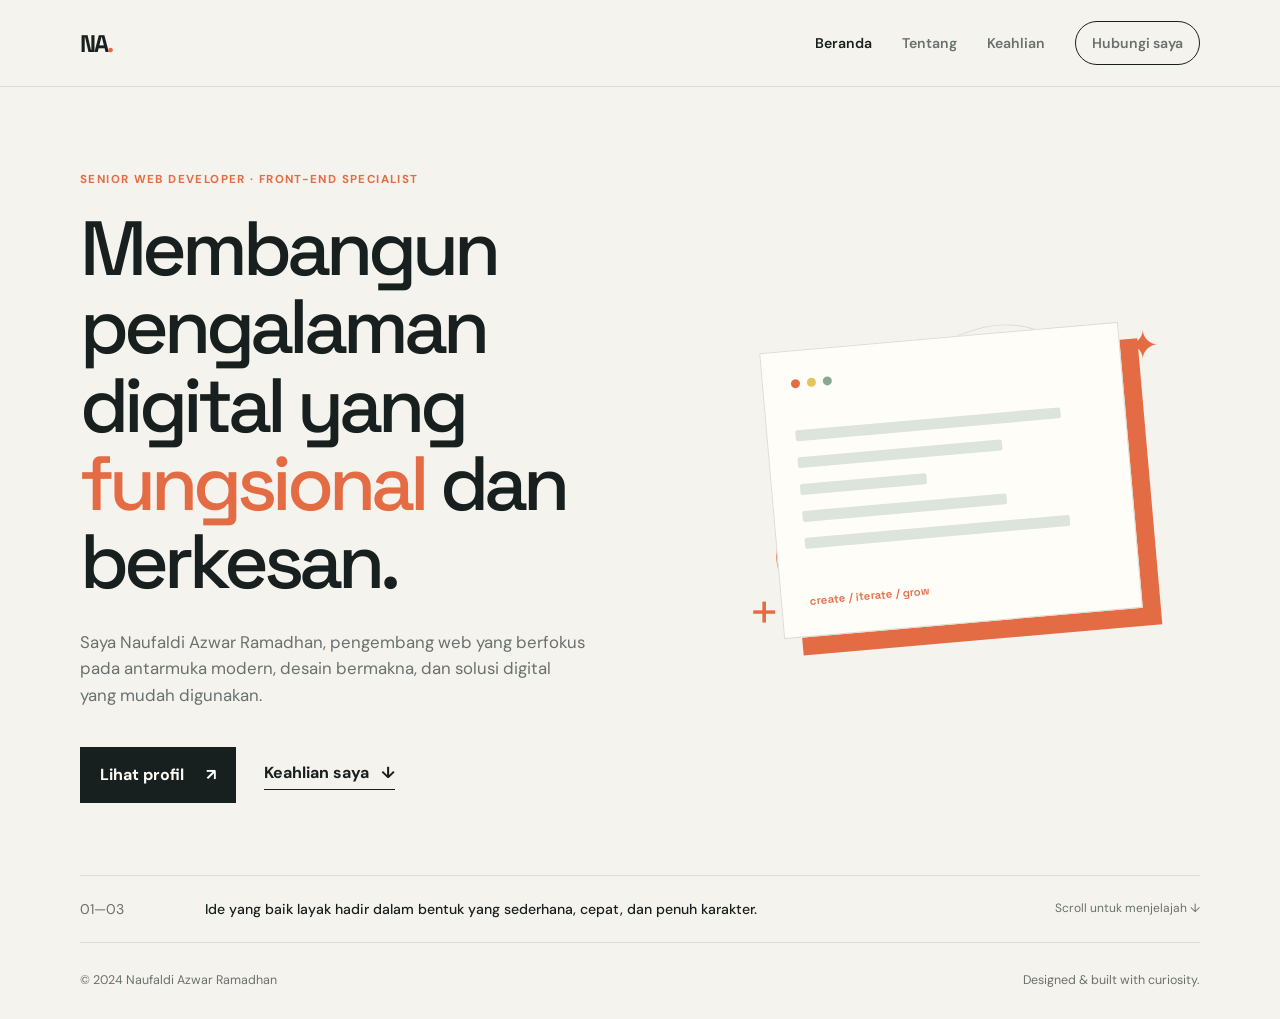
<file: index.html>
<!doctype html>
<html lang="id">
<head>
  <meta charset="UTF-8">
  <meta name="viewport" content="width=device-width, initial-scale=1.0">
  <meta name="description" content="Portofolio Naufaldi Azwar Ramadhan, web developer dan front-end specialist.">
  <title>Naufaldi Azwar Ramadhan | Beranda</title>
  <link rel="preconnect" href="https://fonts.googleapis.com">
  <link rel="preconnect" href="https://fonts.gstatic.com" crossorigin>
  <link href="https://fonts.googleapis.com/css2?family=DM+Sans:wght@400;500;600;700&family=Space+Grotesk:wght@400;500;600;700&display=swap" rel="stylesheet">
  <link rel="stylesheet" href="style.css">
</head>
<body>
  <header class="site-header">
    <nav class="nav container" aria-label="Navigasi utama">
      <a class="brand" href="index.html">NA<span>.</span></a>
      <button class="menu-toggle" type="button" aria-label="Buka menu" aria-expanded="false" aria-controls="nav-links">☰</button>
      <div class="nav-links" id="nav-links">
        <a class="active" href="index.html">Beranda</a>
        <a href="main.html">Tentang</a>
        <a href="content.html">Keahlian</a>
        <a class="nav-button" href="mailto:naufaldiazwarramadhan19@gmail.com">Hubungi saya</a>
      </div>
    </nav>
  </header>

  <main>
    <section class="hero container">
      <div class="hero-content">
        <p class="eyebrow">Senior Web Developer · Front-End Specialist</p>
        <h1>Membangun pengalaman digital yang <em>fungsional</em> dan berkesan.</h1>
        <p class="hero-description">Saya Naufaldi Azwar Ramadhan, pengembang web yang berfokus pada antarmuka modern, desain bermakna, dan solusi digital yang mudah digunakan.</p>
        <div class="hero-actions">
          <a class="button button-dark" href="main.html">Lihat profil <span>↗</span></a>
          <a class="underlined-link" href="content.html">Keahlian saya <span>↓</span></a>
        </div>
      </div>
      <div class="hero-illustration" aria-hidden="true">
        <div class="ring ring-one"></div>
        <div class="ring ring-two"></div>
        <div class="code-card">
          <div class="window-dots"><i></i><i></i><i></i></div>
          <span class="code-line line-wide"></span><span class="code-line line-medium"></span><span class="code-line line-short"></span><span class="code-line line-medium"></span><span class="code-line line-wide"></span>
          <strong>create / iterate / grow</strong>
        </div>
        <span class="decoration decoration-star">✦</span><span class="decoration decoration-plus">+</span>
      </div>
    </section>

    <section class="intro-strip container">
      <span>01—03</span>
      <p>Ide yang baik layak hadir dalam bentuk yang sederhana, cepat, dan penuh karakter.</p>
      <span class="scroll-label">Scroll untuk menjelajah ↓</span>
    </section>
  </main>

  <footer class="footer container"><span>© 2024 Naufaldi Azwar Ramadhan</span><span>Designed &amp; built with curiosity.</span></footer>
  <script src="script.js"></script>
</body>
</html>
</file>
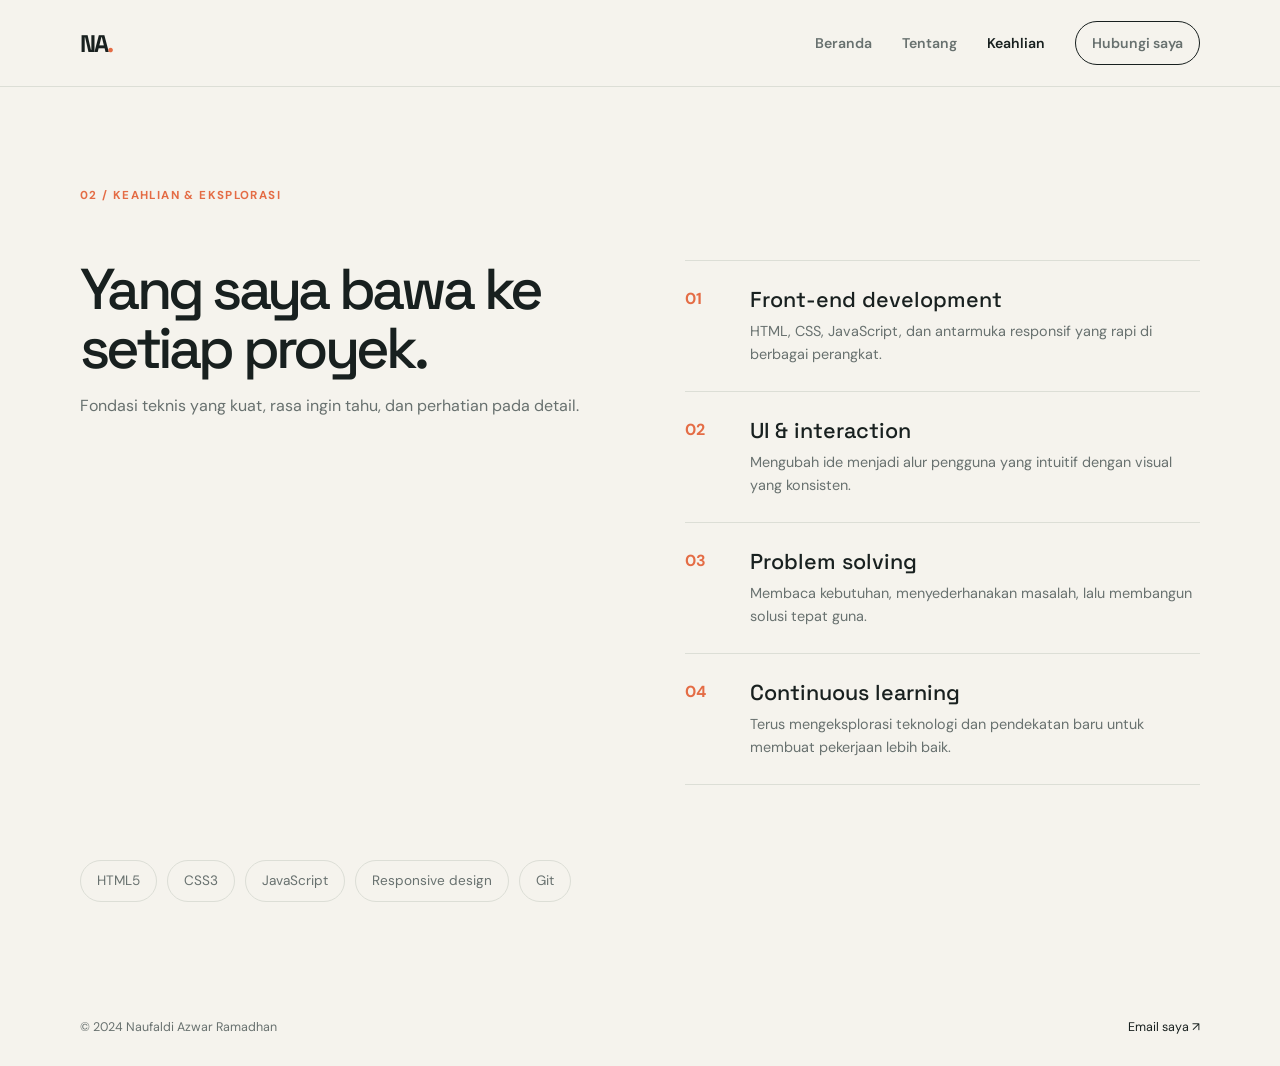
<file: content.html>
<!doctype html>
<html lang="id">
<head>
  <meta charset="UTF-8"><meta name="viewport" content="width=device-width, initial-scale=1.0"><meta name="description" content="Keahlian Naufaldi Azwar Ramadhan.">
  <title>Keahlian | Naufaldi Azwar Ramadhan</title>
  <link rel="preconnect" href="https://fonts.googleapis.com"><link rel="preconnect" href="https://fonts.gstatic.com" crossorigin><link href="https://fonts.googleapis.com/css2?family=DM+Sans:wght@400;500;600;700&family=Space+Grotesk:wght@400;500;600;700&display=swap" rel="stylesheet"><link rel="stylesheet" href="style.css">
</head>
<body>
  <header class="site-header"><nav class="nav container" aria-label="Navigasi utama"><a class="brand" href="index.html">NA<span>.</span></a><button class="menu-toggle" type="button" aria-label="Buka menu" aria-expanded="false" aria-controls="nav-links">☰</button><div class="nav-links" id="nav-links"><a href="index.html">Beranda</a><a href="main.html">Tentang</a><a class="active" href="content.html">Keahlian</a><a class="nav-button" href="mailto:naufaldiazwarramadhan19@gmail.com">Hubungi saya</a></div></nav></header>
  <main class="section container">
    <p class="section-label">02 / Keahlian &amp; eksplorasi</p>
    <div class="two-column skills-intro"><div><h1>Yang saya bawa ke setiap proyek.</h1><p class="muted">Fondasi teknis yang kuat, rasa ingin tahu, dan perhatian pada detail.</p></div><div class="skills-list"><article class="skill"><span>01</span><div><h2>Front-end development</h2><p>HTML, CSS, JavaScript, dan antarmuka responsif yang rapi di berbagai perangkat.</p></div></article><article class="skill"><span>02</span><div><h2>UI &amp; interaction</h2><p>Mengubah ide menjadi alur pengguna yang intuitif dengan visual yang konsisten.</p></div></article><article class="skill"><span>03</span><div><h2>Problem solving</h2><p>Membaca kebutuhan, menyederhanakan masalah, lalu membangun solusi tepat guna.</p></div></article><article class="skill"><span>04</span><div><h2>Continuous learning</h2><p>Terus mengeksplorasi teknologi dan pendekatan baru untuk membuat pekerjaan lebih baik.</p></div></article></div></div>
    <div class="tools"><span>HTML5</span><span>CSS3</span><span>JavaScript</span><span>Responsive design</span><span>Git</span></div>
  </main>
  <footer class="footer container"><span>© 2024 Naufaldi Azwar Ramadhan</span><a href="mailto:naufaldiazwarramadhan19@gmail.com">Email saya ↗</a></footer><script src="script.js"></script>
</body>
</html>
</file>
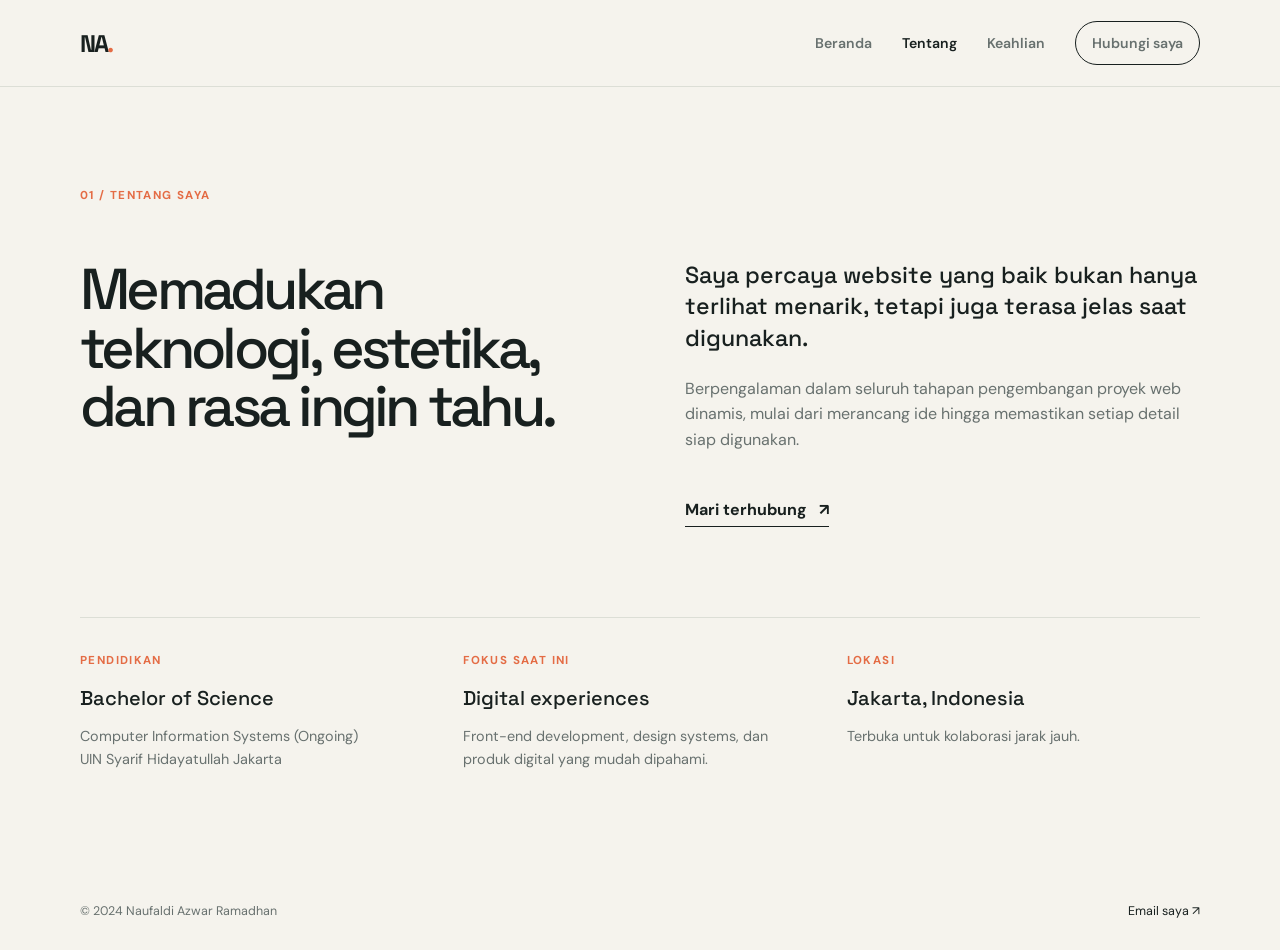
<file: main.html>
<!doctype html>
<html lang="id">
<head>
  <meta charset="UTF-8">
  <meta name="viewport" content="width=device-width, initial-scale=1.0">
  <meta name="description" content="Tentang Naufaldi Azwar Ramadhan.">
  <title>Tentang | Naufaldi Azwar Ramadhan</title>
  <link rel="preconnect" href="https://fonts.googleapis.com"><link rel="preconnect" href="https://fonts.gstatic.com" crossorigin>
  <link href="https://fonts.googleapis.com/css2?family=DM+Sans:wght@400;500;600;700&family=Space+Grotesk:wght@400;500;600;700&display=swap" rel="stylesheet"><link rel="stylesheet" href="style.css">
</head>
<body>
  <header class="site-header"><nav class="nav container" aria-label="Navigasi utama"><a class="brand" href="index.html">NA<span>.</span></a><button class="menu-toggle" type="button" aria-label="Buka menu" aria-expanded="false" aria-controls="nav-links">☰</button><div class="nav-links" id="nav-links"><a href="index.html">Beranda</a><a class="active" href="main.html">Tentang</a><a href="content.html">Keahlian</a><a class="nav-button" href="mailto:naufaldiazwarramadhan19@gmail.com">Hubungi saya</a></div></nav></header>
  <main class="section container">
    <p class="section-label">01 / Tentang saya</p>
    <div class="two-column about-intro"><h1>Memadukan teknologi, estetika, dan rasa ingin tahu.</h1><div><p class="lead">Saya percaya website yang baik bukan hanya terlihat menarik, tetapi juga terasa jelas saat digunakan.</p><p>Berpengalaman dalam seluruh tahapan pengembangan proyek web dinamis, mulai dari merancang ide hingga memastikan setiap detail siap digunakan.</p><a class="underlined-link" href="mailto:naufaldiazwarramadhan19@gmail.com">Mari terhubung <span>↗</span></a></div></div>
    <div class="profile-grid"><article><span class="small-label">Pendidikan</span><h2>Bachelor of Science</h2><p>Computer Information Systems (Ongoing)<br>UIN Syarif Hidayatullah Jakarta</p></article><article><span class="small-label">Fokus saat ini</span><h2>Digital experiences</h2><p>Front-end development, design systems, dan produk digital yang mudah dipahami.</p></article><article><span class="small-label">Lokasi</span><h2>Jakarta, Indonesia</h2><p>Terbuka untuk kolaborasi jarak jauh.</p></article></div>
  </main>
  <footer class="footer container"><span>© 2024 Naufaldi Azwar Ramadhan</span><a href="mailto:naufaldiazwarramadhan19@gmail.com">Email saya ↗</a></footer><script src="script.js"></script>
</body>
</html>
</file>
<file: style.css>
/* Compatibility entry point: the site styles live in styles.css. */
@import url("./styles.css");
</file>
